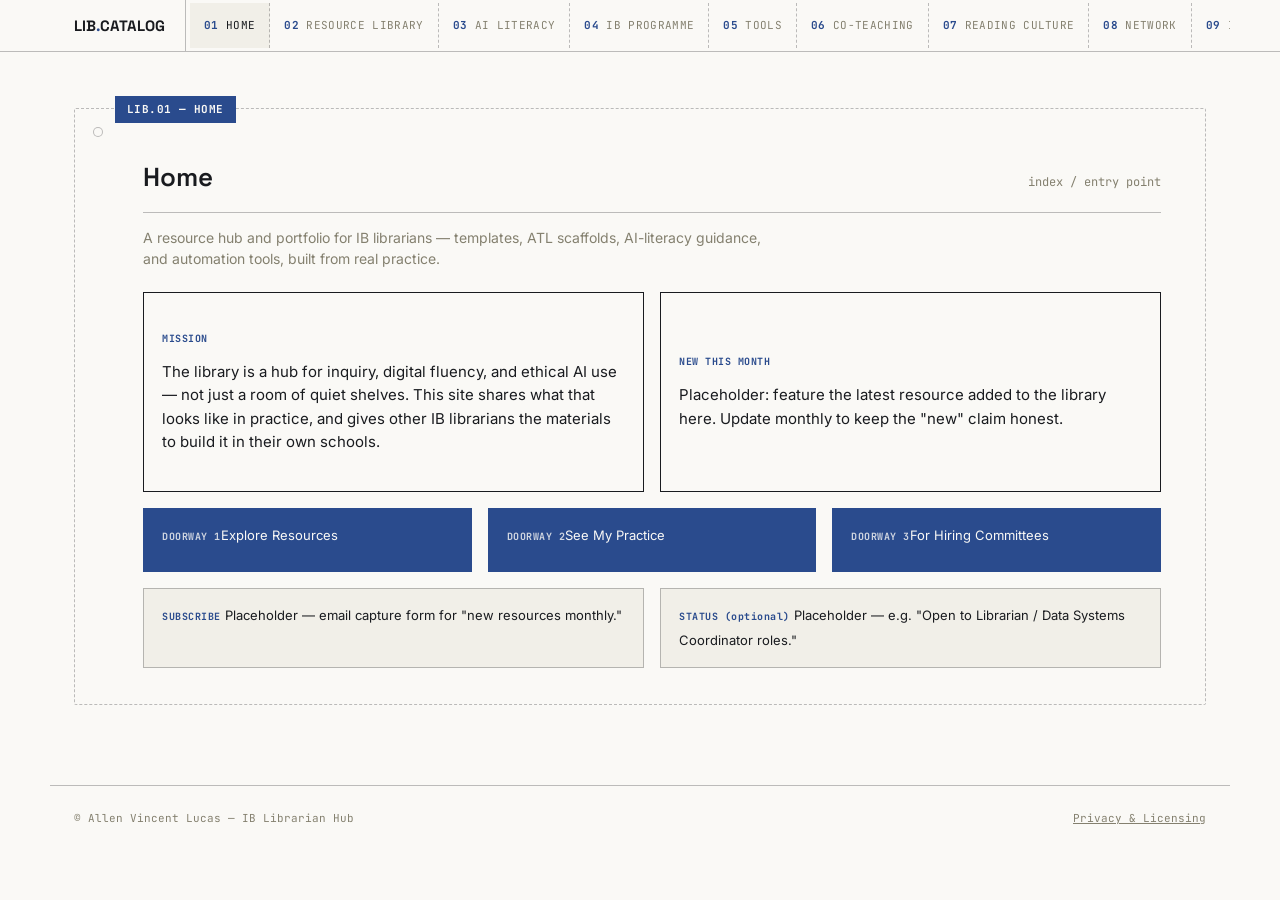
<file: index.html>
<!DOCTYPE html>
<html lang="en">
<head>
<meta charset="UTF-8">
<meta name="viewport" content="width=device-width, initial-scale=1.0">
<title>IB Librarian Hub — Home</title>
<meta name="description" content="Portfolio and resource hub for IB librarians: templates, ATL scaffolds, AI literacy guidance, and automation tools.">
<link rel="preconnect" href="https://fonts.googleapis.com">
<link href="https://fonts.googleapis.com/css2?family=Space+Grotesk:wght@400;500;600;700&family=Inter:wght@400;500;600&family=JetBrains+Mono:wght@400;500;700&display=swap" rel="stylesheet">
<link rel="stylesheet" href="assets/css/style.css">
</head>
<body data-page="home">

<div id="nav-slot"></div>

<section class="card-section" id="home">
  <div class="catalog-card">
    <div class="card-tab">LIB.01 — HOME</div>
    <div class="card-head">
      <h2>Home</h2>
      <span class="callno">index / entry point</span>
    </div>
    <div class="card-sub">A resource hub and portfolio for IB librarians — templates, ATL scaffolds, AI-literacy guidance, and automation tools, built from real practice.</div>

    <div class="grid cols-2">
      <div class="block hero">
        <div class="tag">MISSION</div>
        <p>The library is a hub for inquiry, digital fluency, and ethical AI use — not just a room of quiet shelves. This site shares what that looks like in practice, and gives other IB librarians the materials to build it in their own schools.</p>
      </div>
      <div class="block hero">
        <div class="tag">NEW THIS MONTH</div>
        <p>Placeholder: feature the latest resource added to the library here. Update monthly to keep the "new" claim honest.</p>
      </div>
    </div>

    <div class="grid cols-3" style="margin-top:16px;">
      <a class="block cta" href="resources.html"><div class="tag">DOORWAY 1</div>Explore Resources</a>
      <a class="block cta" href="tools.html"><div class="tag">DOORWAY 2</div>See My Practice</a>
      <a class="block cta" href="impact.html"><div class="tag">DOORWAY 3</div>For Hiring Committees</a>
    </div>

    <div class="grid cols-2" style="margin-top:16px;">
      <div class="block">
        <div class="tag">SUBSCRIBE</div>
        Placeholder — email capture form for "new resources monthly."
      </div>
      <div class="block">
        <div class="tag">STATUS (optional)</div>
        Placeholder — e.g. "Open to Librarian / Data Systems Coordinator roles."
      </div>
    </div>
  </div>
</section>

<div id="footer-slot"></div>
<script src="assets/js/include.js"></script>
</body>
</html>
</file>
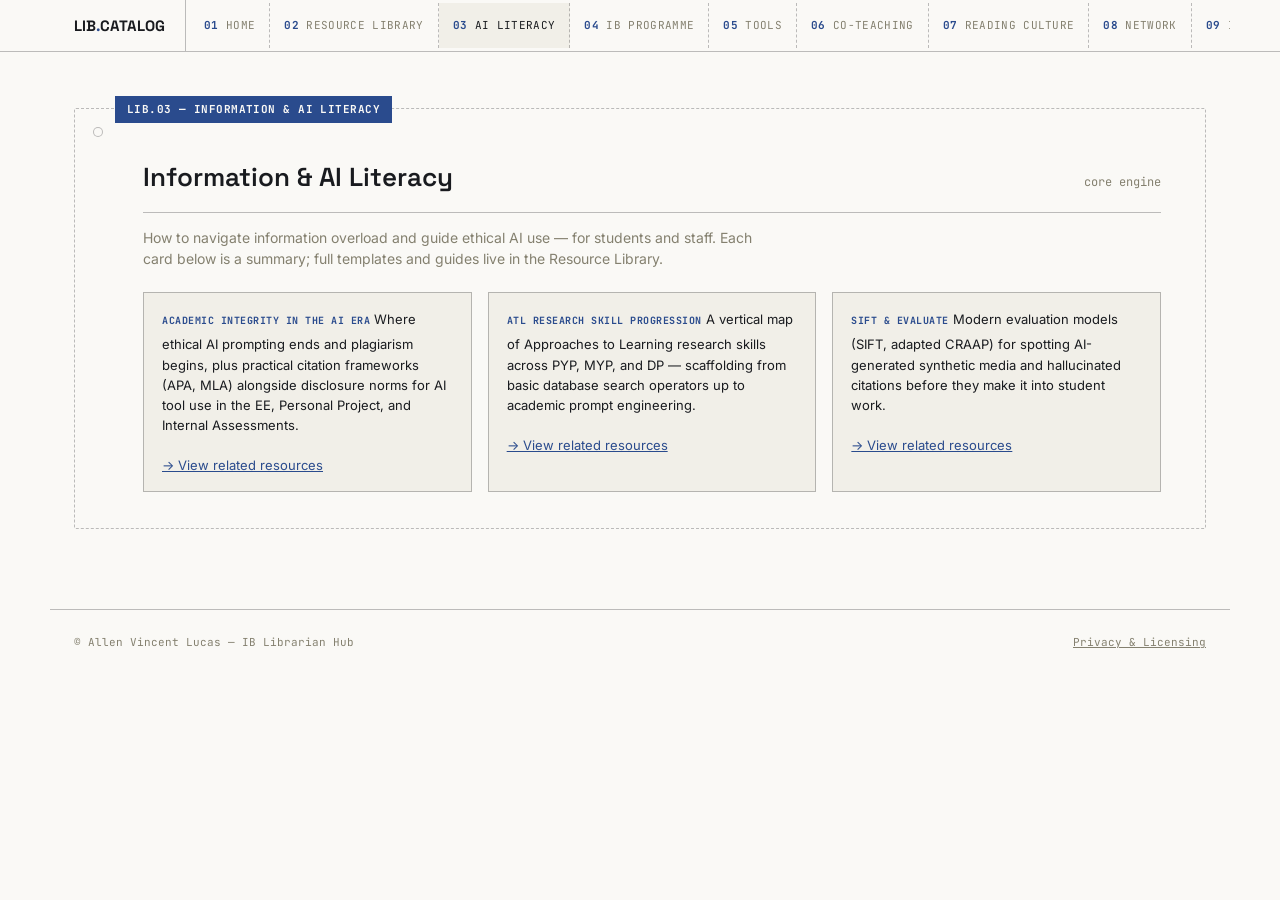
<file: ai-literacy.html>
<!DOCTYPE html>
<html lang="en">
<head>
<meta charset="UTF-8">
<meta name="viewport" content="width=device-width, initial-scale=1.0">
<title>Information &amp; AI Literacy — IB Librarian Hub</title>
<meta name="description" content="Guidance on academic integrity in the AI era, ATL research skill progression, and evaluating AI-generated content — for IB librarians and students.">
<link rel="preconnect" href="https://fonts.googleapis.com">
<link href="https://fonts.googleapis.com/css2?family=Space+Grotesk:wght@400;500;600;700&family=Inter:wght@400;500;600&family=JetBrains+Mono:wght@400;500;700&display=swap" rel="stylesheet">
<link rel="stylesheet" href="assets/css/style.css">
</head>
<body data-page="ai-literacy">

<div id="nav-slot"></div>

<section class="card-section" id="ai-literacy">
  <div class="catalog-card">
    <div class="card-tab">LIB.03 — INFORMATION &amp; AI LITERACY</div>
    <div class="card-head">
      <h2>Information &amp; AI Literacy</h2>
      <span class="callno">core engine</span>
    </div>
    <div class="card-sub">How to navigate information overload and guide ethical AI use — for students and staff. Each card below is a summary; full templates and guides live in the Resource Library.</div>

    <div class="grid cols-3">
      <div class="block tall">
        <div class="tag">ACADEMIC INTEGRITY IN THE AI ERA</div>
        Where ethical AI prompting ends and plagiarism begins, plus practical
        citation frameworks (APA, MLA) alongside disclosure norms for AI tool
        use in the EE, Personal Project, and Internal Assessments.
        <br><br>
        <a href="resources.html?tag=EE support">→ View related resources</a>
      </div>
      <div class="block tall">
        <div class="tag">ATL RESEARCH SKILL PROGRESSION</div>
        A vertical map of Approaches to Learning research skills across PYP,
        MYP, and DP — scaffolding from basic database search operators up to
        academic prompt engineering.
        <br><br>
        <a href="resources.html?tag=AI literacy">→ View related resources</a>
      </div>
      <div class="block tall">
        <div class="tag">SIFT &amp; EVALUATE</div>
        Modern evaluation models (SIFT, adapted CRAAP) for spotting
        AI-generated synthetic media and hallucinated citations before they
        make it into student work.
        <br><br>
        <a href="resources.html?tag=AI literacy">→ View related resources</a>
      </div>
    </div>
  </div>
</section>

<div id="footer-slot"></div>
<script src="assets/js/include.js"></script>
</body>
</html>
</file>
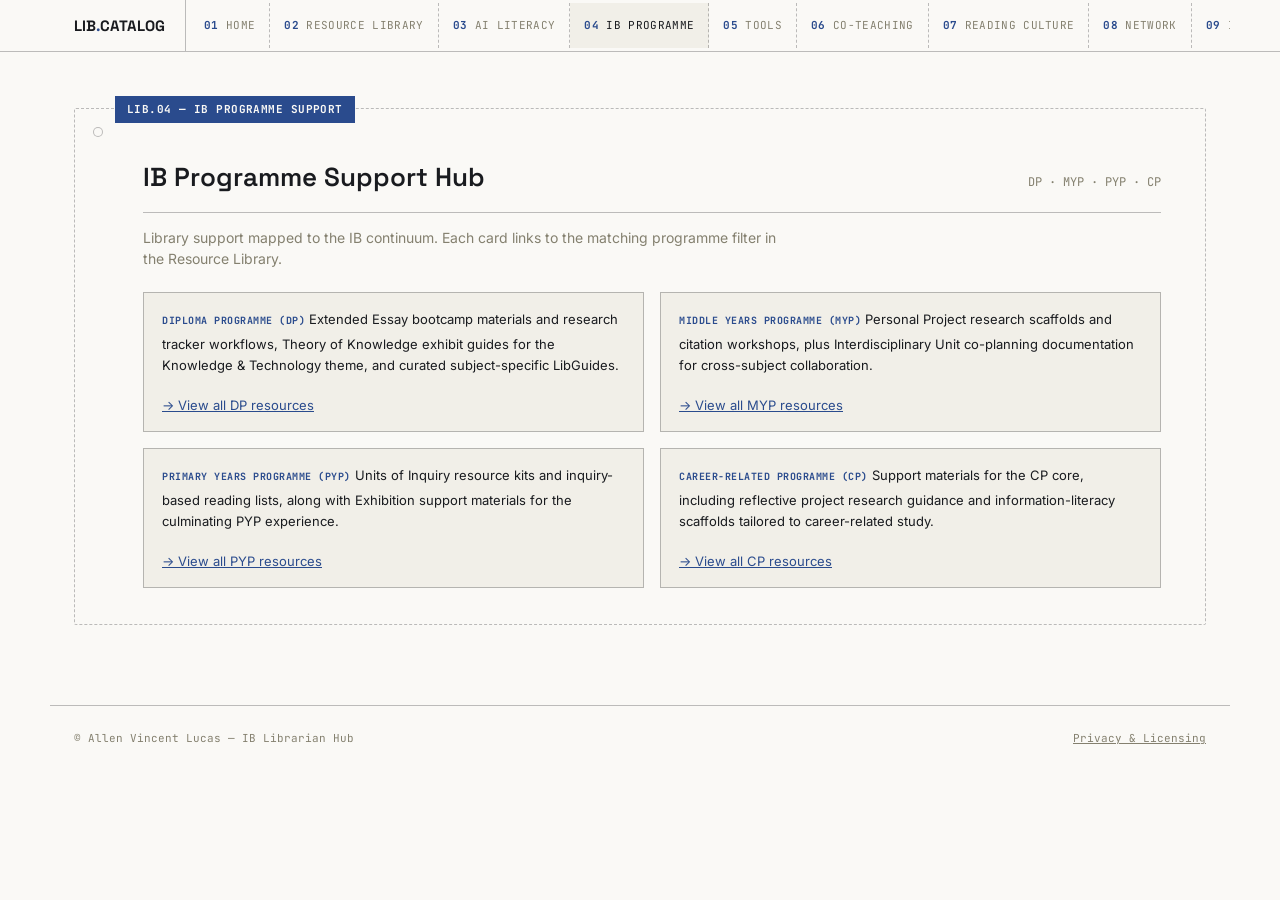
<file: programme.html>
<!DOCTYPE html>
<html lang="en">
<head>
<meta charset="UTF-8">
<meta name="viewport" content="width=device-width, initial-scale=1.0">
<title>IB Programme Support — IB Librarian Hub</title>
<meta name="description" content="Library support materials mapped to the IB continuum: PYP, MYP, DP, and CP — Extended Essay bootcamps, Personal Project scaffolds, Units of Inquiry kits, and more.">
<link rel="preconnect" href="https://fonts.googleapis.com">
<link href="https://fonts.googleapis.com/css2?family=Space+Grotesk:wght@400;500;600;700&family=Inter:wght@400;500;600&family=JetBrains+Mono:wght@400;500;700&display=swap" rel="stylesheet">
<link rel="stylesheet" href="assets/css/style.css">
</head>
<body data-page="programme">

<div id="nav-slot"></div>

<section class="card-section" id="programme">
  <div class="catalog-card">
    <div class="card-tab">LIB.04 — IB PROGRAMME SUPPORT</div>
    <div class="card-head">
      <h2>IB Programme Support Hub</h2>
      <span class="callno">DP · MYP · PYP · CP</span>
    </div>
    <div class="card-sub">Library support mapped to the IB continuum. Each card links to the matching programme filter in the Resource Library.</div>

    <div class="grid cols-2">
      <div class="block tall">
        <div class="tag">DIPLOMA PROGRAMME (DP)</div>
        Extended Essay bootcamp materials and research tracker workflows,
        Theory of Knowledge exhibit guides for the Knowledge &amp; Technology
        theme, and curated subject-specific LibGuides.
        <br><br>
        <a href="resources.html?tag=DP">→ View all DP resources</a>
      </div>
      <div class="block tall">
        <div class="tag">MIDDLE YEARS PROGRAMME (MYP)</div>
        Personal Project research scaffolds and citation workshops, plus
        Interdisciplinary Unit co-planning documentation for cross-subject
        collaboration.
        <br><br>
        <a href="resources.html?tag=MYP">→ View all MYP resources</a>
      </div>
      <div class="block tall">
        <div class="tag">PRIMARY YEARS PROGRAMME (PYP)</div>
        Units of Inquiry resource kits and inquiry-based reading lists,
        along with Exhibition support materials for the culminating
        PYP experience.
        <br><br>
        <a href="resources.html?tag=PYP">→ View all PYP resources</a>
      </div>
      <div class="block tall">
        <div class="tag">CAREER-RELATED PROGRAMME (CP)</div>
        Support materials for the CP core, including reflective project
        research guidance and information-literacy scaffolds tailored to
        career-related study.
        <br><br>
        <a href="resources.html?tag=CP">→ View all CP resources</a>
      </div>
    </div>
  </div>
</section>

<div id="footer-slot"></div>
<script src="assets/js/include.js"></script>
</body>
</html>
</file>
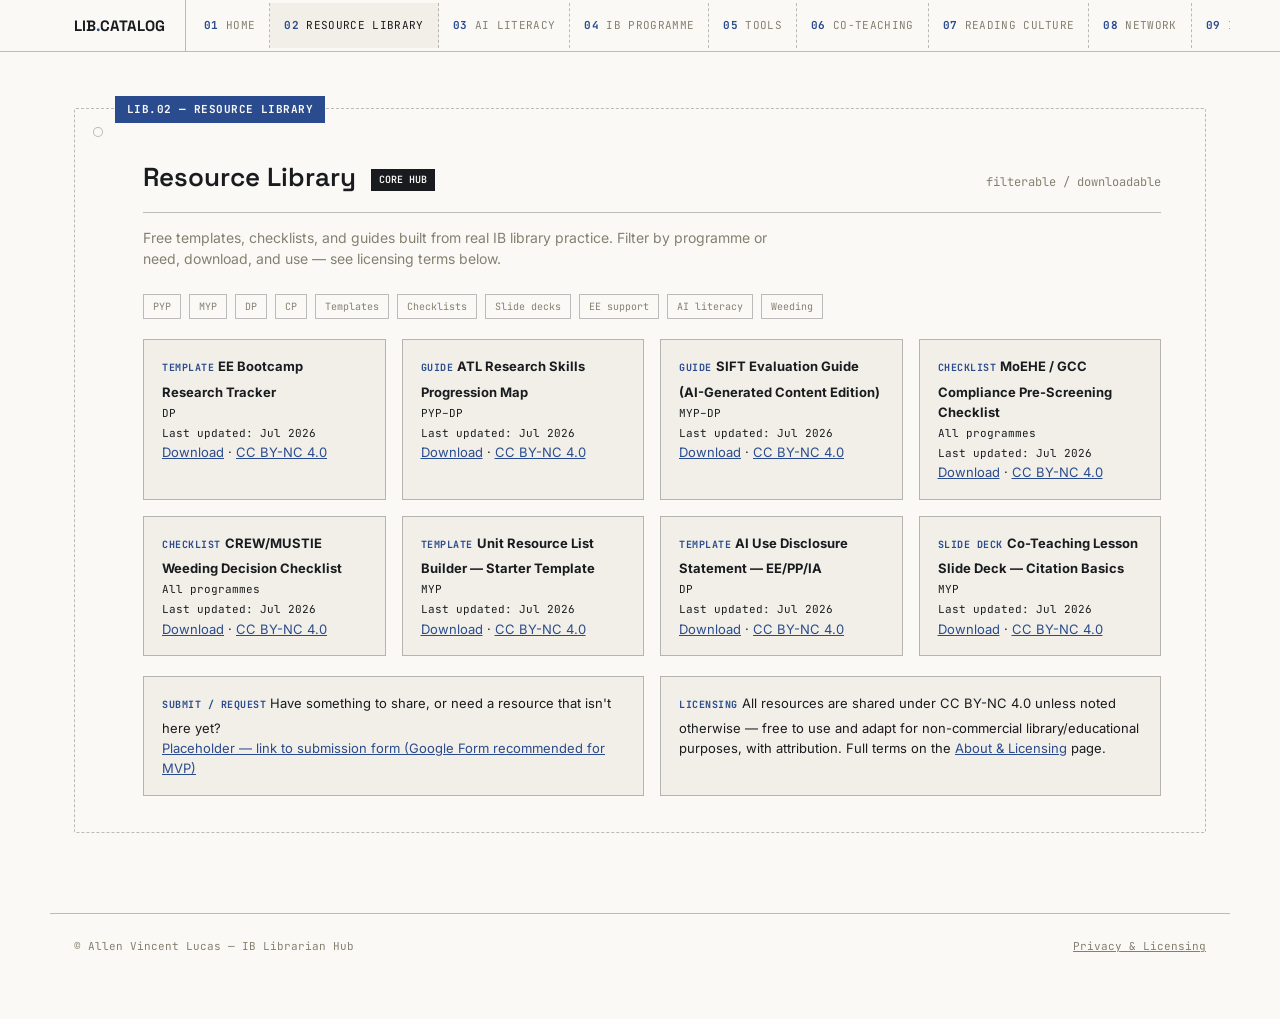
<file: resources.html>
<!DOCTYPE html>
<html lang="en">
<head>
<meta charset="UTF-8">
<meta name="viewport" content="width=device-width, initial-scale=1.0">
<title>Resource Library — IB Librarian Hub</title>
<meta name="description" content="Downloadable templates, checklists, and guides for IB librarians: ATL scaffolds, EE support, AI literacy, weeding, and more.">
<link rel="preconnect" href="https://fonts.googleapis.com">
<link href="https://fonts.googleapis.com/css2?family=Space+Grotesk:wght@400;500;600;700&family=Inter:wght@400;500;600&family=JetBrains+Mono:wght@400;500;700&display=swap" rel="stylesheet">
<link rel="stylesheet" href="assets/css/style.css">
</head>
<body data-page="resources">

<div id="nav-slot"></div>

<section class="card-section" id="resources">
  <div class="catalog-card">
    <div class="card-tab">LIB.02 — RESOURCE LIBRARY</div>
    <div class="card-head">
      <h2>Resource Library <span class="badge">CORE HUB</span></h2>
      <span class="callno">filterable / downloadable</span>
    </div>
    <div class="card-sub">Free templates, checklists, and guides built from real IB library practice. Filter by programme or need, download, and use — see licensing terms below.</div>

    <div style="margin-left:24px; margin-bottom:18px;">
      <span class="filter-chip" data-tag="PYP">PYP</span>
      <span class="filter-chip" data-tag="MYP">MYP</span>
      <span class="filter-chip" data-tag="DP">DP</span>
      <span class="filter-chip" data-tag="CP">CP</span>
      <span class="filter-chip" data-tag="Templates">Templates</span>
      <span class="filter-chip" data-tag="Checklists">Checklists</span>
      <span class="filter-chip" data-tag="Slide decks">Slide decks</span>
      <span class="filter-chip" data-tag="EE support">EE support</span>
      <span class="filter-chip" data-tag="AI literacy">AI literacy</span>
      <span class="filter-chip" data-tag="Weeding">Weeding</span>
    </div>

    <div class="grid cols-4" id="resource-grid">
      <!-- populated by assets/js/resources.js -->
    </div>

    <div class="grid cols-2" style="margin-top:20px;">
      <div class="block">
        <div class="tag">SUBMIT / REQUEST</div>
        Have something to share, or need a resource that isn't here yet?
        <br><a href="about.html">Placeholder — link to submission form (Google Form recommended for MVP)</a>
      </div>
      <div class="block">
        <div class="tag">LICENSING</div>
        All resources are shared under CC BY-NC 4.0 unless noted otherwise — free to use and adapt for non-commercial library/educational purposes, with attribution. Full terms on the <a href="about.html">About &amp; Licensing</a> page.
      </div>
    </div>
  </div>
</section>

<div id="footer-slot"></div>
<script src="assets/js/include.js"></script>
<script src="assets/js/resources.js"></script>
</body>
</html>
</file>
<file: assets/css/style.css>
/* =========================================================
   IB Librarian Hub — Shared Brand Stylesheet
   Tokens: Paper / Ink / Index Blue / Stone
   Type: Space Grotesk (display) / Inter (body) / JetBrains Mono (labels)
   ========================================================= */

:root{
  --paper:#FAF9F6;
  --paper-dim:#F1EFE8;
  --ink:#191B1F;
  --index-blue:#2A4B8D;
  --stone:#84806F;
  --card-border: rgba(25,27,31,0.28);

  --font-display:'Space Grotesk', sans-serif;
  --font-body:'Inter', sans-serif;
  --font-mono:'JetBrains Mono', monospace;
}

*{ box-sizing:border-box; margin:0; padding:0; }
html{ scroll-behavior:smooth; }
body{
  background:var(--paper);
  color:var(--ink);
  font-family:var(--font-body);
  line-height:1.55;
  -webkit-font-smoothing:antialiased;
}
h1,h2,h3,.display{ font-family:var(--font-display); font-weight:600; }
.mono{ font-family:var(--font-mono); }
a{ color:var(--index-blue); }

/* ---------- Layout shell ---------- */
.wrap{ max-width:1180px; margin:0 auto; padding:0 24px; }

/* ---------- Drawer-tab nav (shared across all pages) ---------- */
.drawer-rail{
  position:sticky; top:0; z-index:50;
  background:var(--paper);
  border-bottom:1px solid var(--card-border);
}
.drawer-rail .rail-inner{
  max-width:1180px; margin:0 auto;
  display:flex; align-items:center;
  overflow-x:auto;
  padding:0 24px;
}
.rail-brand{
  font-family:var(--font-display); font-weight:700; font-size:15px;
  padding:14px 20px 14px 0; white-space:nowrap;
  border-right:1px solid var(--card-border); margin-right:4px;
  text-decoration:none; color:var(--ink);
}
.rail-brand span{ color:var(--index-blue); }
.tab{
  flex:0 0 auto;
  font-family:var(--font-mono); font-size:11px; letter-spacing:0.03em;
  color:var(--stone); text-decoration:none;
  padding:14px 14px;
  border-right:1px dashed var(--card-border);
  white-space:nowrap;
  transition:background .15s ease, color .15s ease;
}
.tab:hover{ background:var(--paper-dim); color:var(--ink); }
.tab b{ color:var(--index-blue); font-weight:700; }
.tab.active{ background:var(--paper-dim); color:var(--ink); }

/* ---------- Catalog card section shell (reused every page) ---------- */
section.card-section{ max-width:1180px; margin:56px auto; padding:0 24px; }
.catalog-card{
  position:relative; background:var(--paper);
  border:1.5px dashed var(--card-border); border-radius:2px;
  padding:40px 44px 36px;
}
.catalog-card::before{
  content:""; position:absolute; top:18px; left:18px;
  width:8px; height:8px; border-radius:50%;
  background:var(--paper); border:1.5px solid var(--card-border);
}
.card-tab{
  position:absolute; top:-13px; left:40px;
  background:var(--index-blue); color:var(--paper);
  font-family:var(--font-mono); font-size:11px; font-weight:700;
  letter-spacing:0.04em; padding:5px 12px;
}
.card-head{
  display:flex; justify-content:space-between; align-items:baseline;
  flex-wrap:wrap; gap:8px; margin:8px 0 6px 24px;
  border-bottom:1px solid var(--card-border); padding-bottom:14px;
}
.card-head h2{ font-size:26px; }
.card-head .callno{ font-family:var(--font-mono); font-size:12px; color:var(--stone); }
.card-sub{ margin:14px 0 22px 24px; color:var(--stone); font-size:14px; max-width:640px; }

/* ---------- Grid / block system ---------- */
.grid{ display:grid; gap:16px; margin-left:24px; }
.grid.cols-2{ grid-template-columns:1fr 1fr; }
.grid.cols-3{ grid-template-columns:repeat(3,1fr); }
.grid.cols-4{ grid-template-columns:repeat(4,1fr); }
@media(max-width:800px){ .grid.cols-2,.grid.cols-3,.grid.cols-4{ grid-template-columns:1fr; } }

.block{
  border:1px solid var(--card-border); background:var(--paper-dim);
  padding:16px 18px; min-height:64px; font-size:13px; color:var(--ink);
}
.block .tag{
  display:inline-block; font-family:var(--font-mono); font-size:10px;
  font-weight:700; color:var(--index-blue); letter-spacing:0.05em; margin-bottom:6px;
}
.block.hero{
  min-height:200px; background:var(--paper); border:1.5px solid var(--ink);
  display:flex; flex-direction:column; justify-content:center; gap:8px;
}
.block.hero p{ font-size:15px; color:var(--ink); }
.block.cta{
  background:var(--index-blue); border-color:var(--index-blue); color:var(--paper);
  text-decoration:none; display:block; transition:opacity .15s ease;
}
.block.cta:hover{ opacity:0.9; }
.block.cta .tag{ color:var(--paper); opacity:0.8; }

.filter-chip{
  display:inline-block; font-family:var(--font-mono); font-size:10px;
  border:1px solid var(--card-border); padding:4px 9px; margin:2px 4px 2px 0;
  color:var(--stone); background:none; cursor:pointer;
}
.filter-chip:hover, .filter-chip.active{ border-color:var(--index-blue); color:var(--index-blue); }

.badge{
  display:inline-block; background:var(--ink); color:var(--paper);
  font-family:var(--font-mono); font-size:10px; padding:3px 8px;
  margin-left:8px; vertical-align:middle;
}

/* ---------- Footer ---------- */
footer.site-footer{
  max-width:1180px; margin:80px auto 40px; padding:24px;
  border-top:1px solid var(--card-border);
  font-family:var(--font-mono); font-size:11px; color:var(--stone);
  display:flex; justify-content:space-between; flex-wrap:wrap; gap:8px;
}
footer.site-footer a{ color:var(--stone); }
</file>
